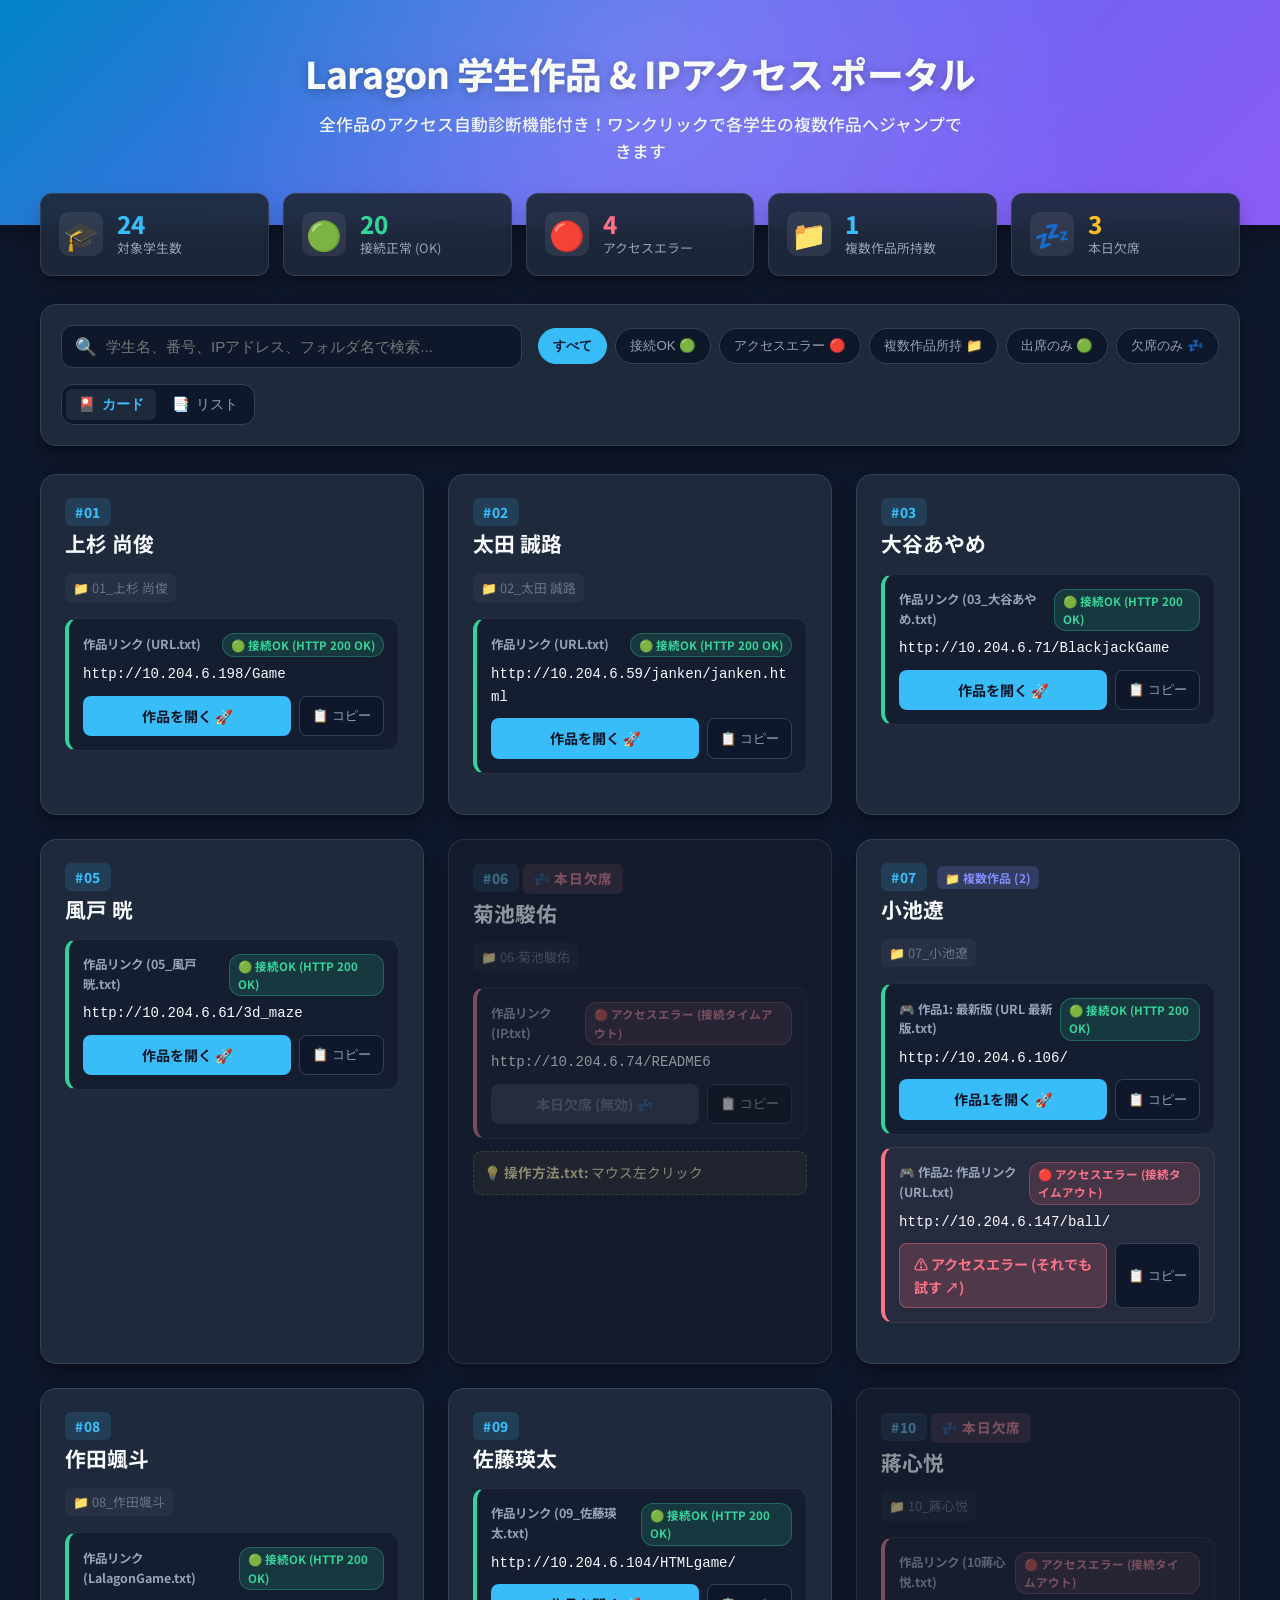
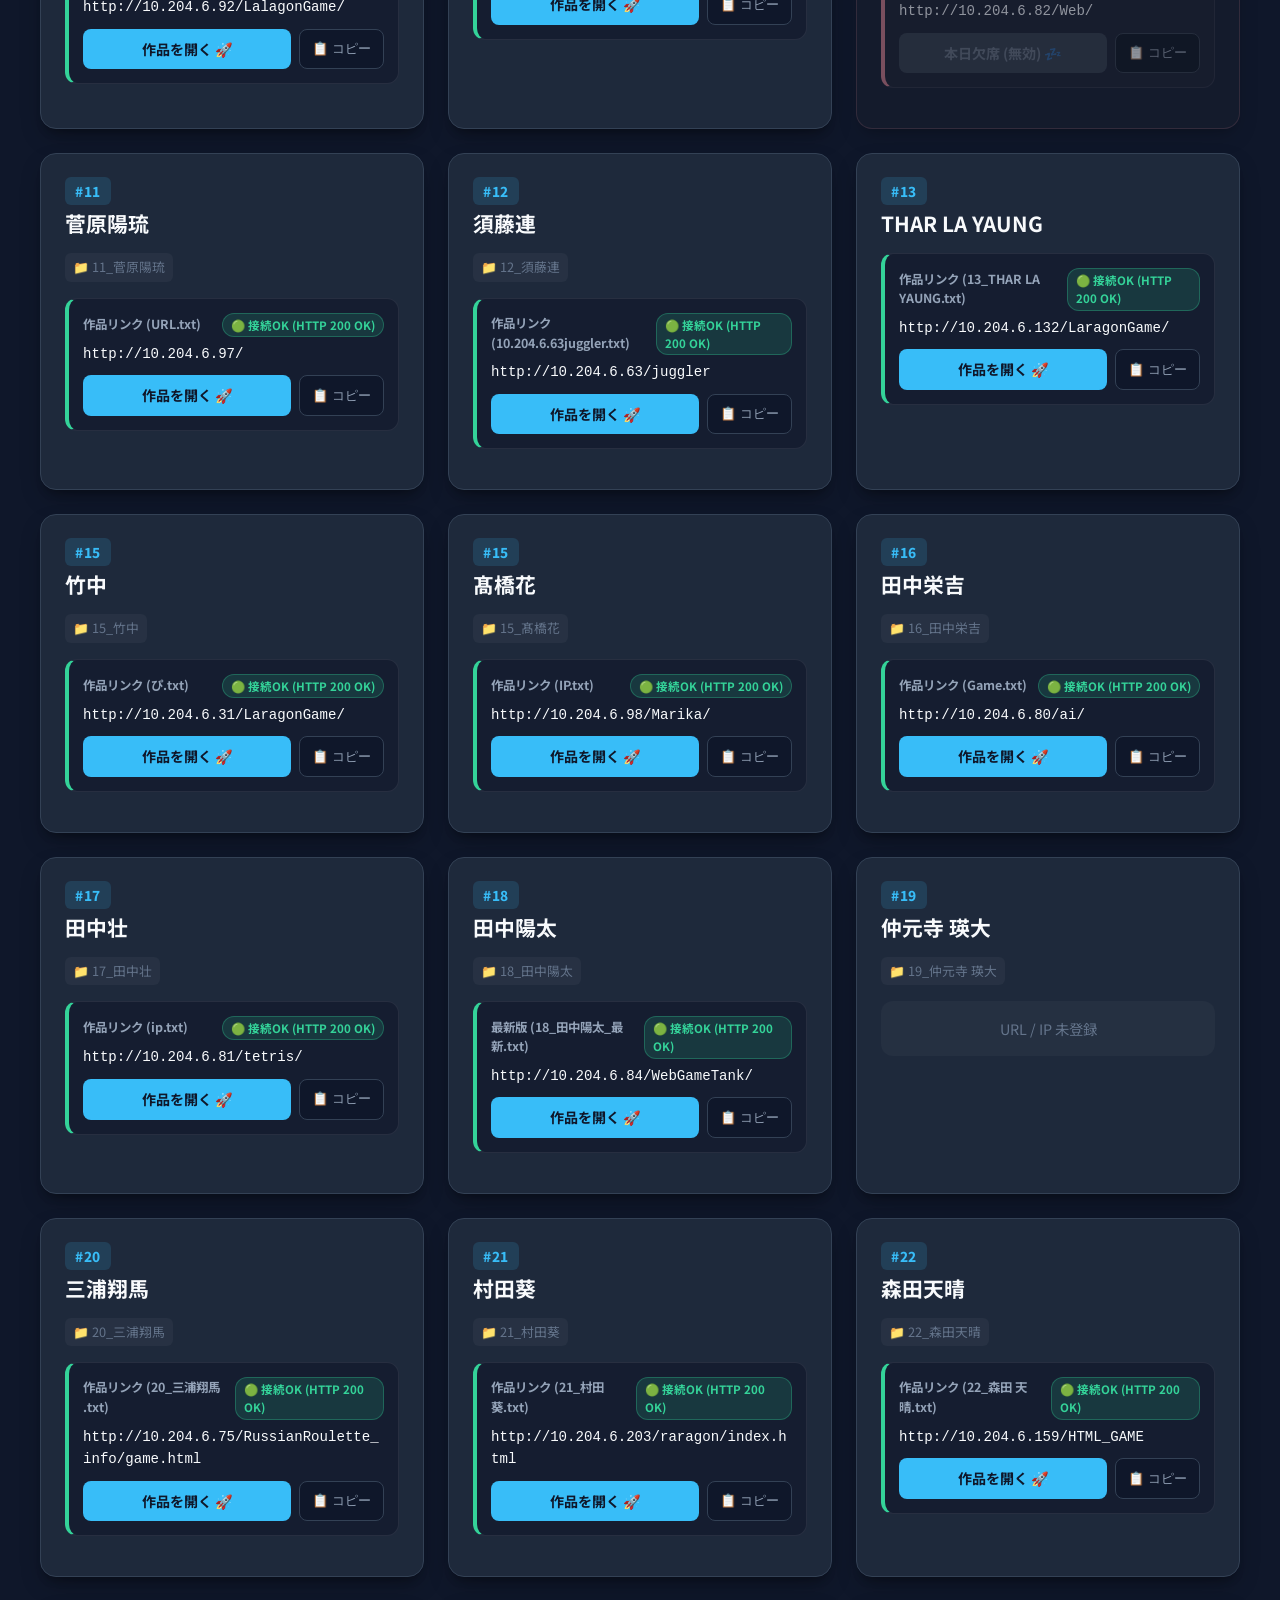
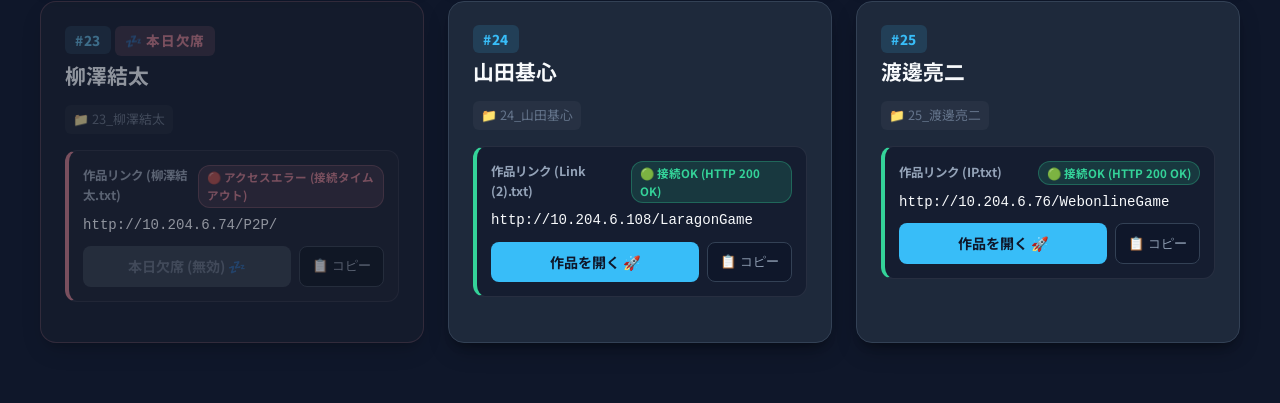
<file: index.html>
<!DOCTYPE html>
<html lang="ja">
<head>
    <meta charset="UTF-8">
    <meta name="viewport" content="width=device-width, initial-scale=1.0">
    <title>Laragon 学生作品一覧 & IPポータル</title>
    <link rel="preconnect" href="https://fonts.googleapis.com">
    <link rel="preconnect" href="https://fonts.gstatic.com" crossorigin>
    <link href="https://fonts.googleapis.com/css2?family=Inter:wght@400;500;600;700;800&family=Noto+Sans+JP:wght@400;500;700;800&display=swap" rel="stylesheet">
    <style>
        :root {
            --bg-main: #0f172a;
            --bg-card: #1e293b;
            --bg-card-hover: #334155;
            --border-color: #334155;
            --text-primary: #f8fafc;
            --text-secondary: #94a3b8;
            --text-muted: #64748b;
            --accent-blue: #38bdf8;
            --accent-indigo: #818cf8;
            --accent-emerald: #34d399;
            --accent-amber: #fbbf24;
            --accent-rose: #fb7185;
            --gradient-hero: linear-gradient(135deg, #0284c7 0%, #6366f1 50%, #8b5cf6 100%);
            --shadow-card: 0 10px 25px -5px rgba(0, 0, 0, 0.3), 0 8px 10px -6px rgba(0, 0, 0, 0.3);
            --radius-lg: 16px;
            --radius-md: 12px;
            --radius-sm: 8px;
        }

        * {
            box-sizing: border-box;
            margin: 0;
            padding: 0;
        }

        body {
            font-family: 'Noto Sans JP', 'Inter', -apple-system, BlinkMacSystemFont, sans-serif;
            background-color: var(--bg-main);
            color: var(--text-primary);
            line-height: 1.6;
            min-height: 100vh;
            padding-bottom: 60px;
        }

        /* Header & Hero */
        .hero {
            background: var(--gradient-hero);
            padding: 44px 24px 60px;
            text-align: center;
            position: relative;
            overflow: hidden;
            box-shadow: 0 4px 20px rgba(0, 0, 0, 0.4);
        }

        .hero::before {
            content: '';
            position: absolute;
            top: 0; left: 0; right: 0; bottom: 0;
            background: radial-gradient(circle at 50% 30%, rgba(255, 255, 255, 0.15), transparent 70%);
            pointer-events: none;
        }

        .hero-title {
            font-size: 2.3rem;
            font-weight: 800;
            letter-spacing: -0.02em;
            margin-bottom: 8px;
            text-shadow: 0 2px 10px rgba(0,0,0,0.3);
        }

        .hero-subtitle {
            font-size: 1.05rem;
            opacity: 0.95;
            font-weight: 500;
            max-width: 650px;
            margin: 0 auto;
        }

        /* Stats Bar */
        .stats-container {
            max-width: 1240px;
            margin: -32px auto 28px;
            padding: 0 20px;
            position: relative;
            z-index: 10;
        }

        .stats-grid {
            display: grid;
            grid-template-columns: repeat(auto-fit, minmax(180px, 1fr));
            gap: 14px;
        }

        .stat-card {
            background: rgba(30, 41, 59, 0.92);
            backdrop-filter: blur(12px);
            border: 1px solid rgba(255, 255, 255, 0.1);
            border-radius: var(--radius-md);
            padding: 16px 18px;
            box-shadow: var(--shadow-card);
            display: flex;
            align-items: center;
            gap: 14px;
        }

        .stat-icon {
            font-size: 1.8rem;
            background: rgba(255, 255, 255, 0.08);
            width: 44px;
            height: 44px;
            border-radius: 10px;
            display: flex;
            align-items: center;
            justify-content: center;
        }

        .stat-val {
            font-size: 1.5rem;
            font-weight: 800;
            color: var(--accent-blue);
            line-height: 1.2;
        }

        .stat-lbl {
            font-size: 0.8rem;
            color: var(--text-secondary);
        }

        /* Main Container */
        .container {
            max-width: 1240px;
            margin: 0 auto;
            padding: 0 20px;
        }

        /* Controls Section (Search & Filter) */
        .controls-bar {
            background: var(--bg-card);
            border: 1px solid var(--border-color);
            border-radius: var(--radius-lg);
            padding: 20px;
            margin-bottom: 28px;
            display: flex;
            flex-wrap: wrap;
            gap: 16px;
            align-items: center;
            justify-content: space-between;
            box-shadow: var(--shadow-card);
        }

        .search-box {
            position: relative;
            flex: 1;
            min-width: 280px;
        }

        .search-box input {
            width: 100%;
            padding: 12px 16px 12px 44px;
            background: var(--bg-main);
            border: 1px solid var(--border-color);
            border-radius: var(--radius-md);
            color: var(--text-primary);
            font-size: 0.95rem;
            outline: none;
            transition: border-color 0.2s, box-shadow 0.2s;
        }

        .search-box input:focus {
            border-color: var(--accent-blue);
            box-shadow: 0 0 0 3px rgba(56, 189, 248, 0.2);
        }

        .search-icon {
            position: absolute;
            left: 14px;
            top: 50%;
            transform: translateY(-50%);
            font-size: 1.1rem;
            color: var(--text-muted);
        }

        .filter-tags {
            display: flex;
            gap: 8px;
            flex-wrap: wrap;
        }

        .tag-btn {
            background: var(--bg-main);
            border: 1px solid var(--border-color);
            color: var(--text-secondary);
            padding: 8px 14px;
            border-radius: 20px;
            font-size: 0.83rem;
            font-weight: 500;
            cursor: pointer;
            transition: all 0.2s;
        }

        .tag-btn:hover, .tag-btn.active {
            background: var(--accent-blue);
            color: #0f172a;
            border-color: var(--accent-blue);
            font-weight: 700;
        }

        .view-switcher {
            display: flex;
            background: var(--bg-main);
            border: 1px solid var(--border-color);
            border-radius: var(--radius-md);
            padding: 4px;
            gap: 4px;
        }

        .view-btn {
            background: transparent;
            border: none;
            color: var(--text-secondary);
            padding: 6px 12px;
            border-radius: 6px;
            cursor: pointer;
            font-size: 0.88rem;
            display: flex;
            align-items: center;
            gap: 6px;
            transition: all 0.2s;
        }

        .view-btn.active {
            background: var(--bg-card);
            color: var(--accent-blue);
            font-weight: 600;
        }

        /* Cards Grid */
        .grid-view {
            display: grid;
            grid-template-columns: repeat(auto-fill, minmax(350px, 1fr));
            gap: 24px;
        }

        .student-card {
            background: var(--bg-card);
            border: 1px solid var(--border-color);
            border-radius: var(--radius-lg);
            padding: 24px;
            display: flex;
            flex-direction: column;
            justify-content: space-between;
            transition: transform 0.25s ease, box-shadow 0.25s ease, border-color 0.25s ease, opacity 0.25s ease;
            box-shadow: var(--shadow-card);
            position: relative;
        }

        .student-card:hover {
            transform: translateY(-4px);
            border-color: var(--accent-blue);
            box-shadow: 0 16px 30px -10px rgba(56, 189, 248, 0.25);
        }

        /* Absent (Disabled) Card Style */
        .student-card.absent {
            opacity: 0.55;
            background: rgba(30, 41, 59, 0.5);
            border-color: rgba(251, 113, 133, 0.3);
            filter: grayscale(40%);
        }

        .student-card.absent:hover {
            transform: none;
            box-shadow: var(--shadow-card);
            border-color: rgba(251, 113, 133, 0.5);
        }

        .card-header {
            display: flex;
            justify-content: space-between;
            align-items: flex-start;
            margin-bottom: 12px;
        }

        .student-badge {
            background: rgba(56, 189, 248, 0.15);
            color: var(--accent-blue);
            font-weight: 800;
            font-size: 0.85rem;
            padding: 4px 10px;
            border-radius: 6px;
            letter-spacing: 0.05em;
        }

        .multi-badge {
            background: rgba(129, 140, 248, 0.2);
            color: var(--accent-indigo);
            font-weight: 700;
            font-size: 0.75rem;
            padding: 3px 8px;
            border-radius: 6px;
            margin-left: 6px;
        }

        .absent-badge {
            background: rgba(251, 113, 133, 0.2);
            color: var(--accent-rose);
            font-weight: 800;
            font-size: 0.85rem;
            padding: 4px 10px;
            border-radius: 6px;
            letter-spacing: 0.05em;
            display: inline-flex;
            align-items: center;
            gap: 4px;
        }

        .student-name {
            font-size: 1.3rem;
            font-weight: 700;
            color: var(--text-primary);
            line-height: 1.3;
        }

        .folder-badge {
            display: inline-flex;
            align-items: center;
            gap: 6px;
            font-size: 0.8rem;
            color: var(--text-muted);
            background: rgba(255, 255, 255, 0.04);
            padding: 4px 8px;
            border-radius: 6px;
            margin-top: 4px;
            word-break: break-all;
        }

        .card-body {
            margin: 16px 0;
            flex-grow: 1;
        }

        /* URL Item Box */
        .url-item {
            background: rgba(15, 23, 42, 0.6);
            border: 1px solid rgba(255, 255, 255, 0.08);
            border-radius: var(--radius-md);
            padding: 14px;
            margin-bottom: 12px;
            transition: border-color 0.2s;
        }

        .url-item.health-online {
            border-left: 4px solid var(--accent-emerald);
        }

        .url-item.health-error {
            border-left: 4px solid var(--accent-rose);
            background: rgba(251, 113, 133, 0.04);
        }

        .url-item-header {
            display: flex;
            justify-content: space-between;
            align-items: center;
            margin-bottom: 6px;
        }

        .url-label {
            font-size: 0.78rem;
            font-weight: 700;
            color: var(--text-secondary);
            display: flex;
            align-items: center;
            gap: 6px;
        }

        /* Health status badge */
        .health-badge {
            font-size: 0.72rem;
            font-weight: 700;
            padding: 2px 8px;
            border-radius: 12px;
            display: inline-flex;
            align-items: center;
            gap: 4px;
        }

        .health-badge.online {
            background: rgba(52, 211, 153, 0.15);
            color: var(--accent-emerald);
            border: 1px solid rgba(52, 211, 153, 0.3);
        }

        .health-badge.error {
            background: rgba(251, 113, 133, 0.15);
            color: var(--accent-rose);
            border: 1px solid rgba(251, 113, 133, 0.3);
        }

        .url-text {
            font-family: monospace;
            font-size: 0.88rem;
            color: var(--text-primary);
            word-break: break-all;
            margin-bottom: 10px;
        }

        .url-actions {
            display: flex;
            gap: 8px;
        }

        .btn-launch-single {
            display: inline-flex;
            align-items: center;
            justify-content: center;
            gap: 6px;
            flex: 1;
            padding: 9px 14px;
            background: var(--accent-blue);
            color: #0f172a;
            font-weight: 700;
            font-size: 0.88rem;
            border-radius: var(--radius-sm);
            text-decoration: none;
            transition: all 0.2s ease;
        }

        .btn-launch-single:hover {
            filter: brightness(1.15);
            transform: translateY(-1px);
        }

        .btn-launch-single.warning {
            background: rgba(251, 113, 133, 0.2);
            color: var(--accent-rose);
            border: 1px solid rgba(251, 113, 133, 0.4);
        }

        .btn-launch-single.warning:hover {
            background: var(--accent-rose);
            color: #ffffff;
        }

        .btn-launch-single.disabled {
            background: #334155 !important;
            color: #64748b !important;
            cursor: not-allowed;
            pointer-events: none;
        }

        .btn-copy-small {
            display: inline-flex;
            align-items: center;
            justify-content: center;
            background: var(--bg-main);
            border: 1px solid var(--border-color);
            color: var(--text-secondary);
            padding: 8px 12px;
            border-radius: var(--radius-sm);
            font-size: 0.82rem;
            cursor: pointer;
            transition: all 0.2s;
        }

        .btn-copy-small:hover {
            background: var(--bg-card-hover);
            color: var(--text-primary);
            border-color: var(--accent-blue);
        }

        .notes-box {
            background: rgba(251, 191, 36, 0.1);
            border: 1px dashed rgba(251, 191, 36, 0.3);
            border-radius: var(--radius-sm);
            padding: 10px;
            font-size: 0.85rem;
            color: #fde68a;
            margin-top: 10px;
        }

        .no-url-badge {
            text-align: center;
            padding: 16px;
            background: rgba(255, 255, 255, 0.03);
            border-radius: var(--radius-md);
            color: var(--text-muted);
            font-size: 0.9rem;
        }

        /* Table View */
        .table-view {
            display: none;
            background: var(--bg-card);
            border: 1px solid var(--border-color);
            border-radius: var(--radius-lg);
            overflow: hidden;
            box-shadow: var(--shadow-card);
        }

        .student-table {
            width: 100%;
            border-collapse: collapse;
            text-align: left;
        }

        .student-table th {
            background: rgba(15, 23, 42, 0.8);
            padding: 16px 20px;
            font-size: 0.85rem;
            color: var(--text-secondary);
            font-weight: 700;
            border-bottom: 1px solid var(--border-color);
        }

        .student-table td {
            padding: 16px 20px;
            border-bottom: 1px solid rgba(255, 255, 255, 0.05);
            font-size: 0.93rem;
            vertical-align: middle;
        }

        .student-table tr.absent-row {
            opacity: 0.5;
            background: rgba(251, 113, 133, 0.03);
        }

        .student-table tr:hover {
            background: rgba(255, 255, 255, 0.02);
        }

        /* Toast notification */
        .toast {
            position: fixed;
            bottom: 24px;
            right: 24px;
            background: var(--accent-emerald);
            color: #0f172a;
            font-weight: 700;
            padding: 12px 24px;
            border-radius: var(--radius-md);
            box-shadow: 0 10px 25px rgba(0, 0, 0, 0.4);
            transform: translateY(100px);
            opacity: 0;
            transition: all 0.3s ease;
            z-index: 1000;
        }

        .toast.show {
            transform: translateY(0);
            opacity: 1;
        }

        .empty-state {
            grid-column: 1 / -1;
            text-align: center;
            padding: 60px 20px;
            color: var(--text-muted);
        }

        .empty-state-icon {
            font-size: 3rem;
            margin-bottom: 12px;
        }
    </style>
</head>
<body>

    <!-- Hero Header -->
    <header class="hero">
        <h1 class="hero-title">Laragon 学生作品 & IPアクセス ポータル</h1>
        <p class="hero-subtitle">全作品のアクセス自動診断機能付き！ワンクリックで各学生の複数作品へジャンプできます</p>
    </header>

    <!-- Stats Bar -->
    <div class="stats-container">
        <div class="stats-grid">
            <div class="stat-card">
                <div class="stat-icon">🎓</div>
                <div>
                    <div class="stat-val" id="statTotal">0</div>
                    <div class="stat-lbl">対象学生数</div>
                </div>
            </div>
            <div class="stat-card">
                <div class="stat-icon">🟢</div>
                <div>
                    <div class="stat-val" id="statOnline" style="color: var(--accent-emerald);">0</div>
                    <div class="stat-lbl">接続正常 (OK)</div>
                </div>
            </div>
            <div class="stat-card">
                <div class="stat-icon">🔴</div>
                <div>
                    <div class="stat-val" id="statError" style="color: var(--accent-rose);">0</div>
                    <div class="stat-lbl">アクセスエラー</div>
                </div>
            </div>
            <div class="stat-card">
                <div class="stat-icon">📁</div>
                <div>
                    <div class="stat-val" id="statMulti">0</div>
                    <div class="stat-lbl">複数作品所持数</div>
                </div>
            </div>
            <div class="stat-card">
                <div class="stat-icon">💤</div>
                <div>
                    <div class="stat-val" id="statAbsent" style="color: var(--accent-amber);">0</div>
                    <div class="stat-lbl">本日欠席</div>
                </div>
            </div>
        </div>
    </div>

    <!-- Main Content Container -->
    <main class="container">
        
        <!-- Controls Bar -->
        <div class="controls-bar">
            <!-- Search Box -->
            <div class="search-box">
                <span class="search-icon">🔍</span>
                <input type="text" id="searchInput" placeholder="学生名、番号、IPアドレス、フォルダ名で検索..." oninput="filterData()">
            </div>

            <!-- Filter Tags -->
            <div class="filter-tags">
                <button class="tag-btn active" onclick="setFilter('all', this)">すべて</button>
                <button class="tag-btn" onclick="setFilter('online', this)">接続OK 🟢</button>
                <button class="tag-btn" onclick="setFilter('error', this)">アクセスエラー 🔴</button>
                <button class="tag-btn" onclick="setFilter('multi', this)">複数作品所持 📁</button>
                <button class="tag-btn" onclick="setFilter('present', this)">出席のみ 🟢</button>
                <button class="tag-btn" onclick="setFilter('absent', this)">欠席のみ 💤</button>
            </div>

            <!-- View Switcher -->
            <div class="view-switcher">
                <button class="view-btn active" id="btnGridView" onclick="switchView('grid')">
                    <span>🎴</span> カード
                </button>
                <button class="view-btn" id="btnTableView" onclick="switchView('table')">
                    <span>📑</span> リスト
                </button>
            </div>
        </div>

        <!-- Cards View -->
        <div id="gridView" class="grid-view"></div>

        <!-- Table View -->
        <div id="tableView" class="table-view">
            <table class="student-table">
                <thead>
                    <tr>
                        <th style="width: 70px;">番号</th>
                        <th style="width: 160px;">氏名</th>
                        <th style="width: 150px;">フォルダ情報</th>
                        <th>作品URL & 疎通診断</th>
                        <th style="width: 140px;">備考</th>
                        <th style="width: 180px; text-align: center;">アクション</th>
                    </tr>
                </thead>
                <tbody id="tableBody"></tbody>
            </table>
        </div>

    </main>

    <!-- Toast Notification -->
    <div id="toast" class="toast">クリップボードにコピーしました！</div>

    <script>
        const rawStudentsData = [{"id": "01_上杉 尚俊", "num": "01", "name": "上杉 尚俊", "folder_name": "01_上杉 尚俊", "folders": ["01_上杉 尚俊"], "urls": [{"label": "作品リンク (URL.txt)", "url": "http://10.204.6.198/Game", "source_file": "URL.txt", "is_latest": false, "health": {"status": "online", "code": 200, "msg": "HTTP 200 OK"}}], "notes": [], "local_files": [], "is_absent": false}, {"id": "02_太田 誠路", "num": "02", "name": "太田 誠路", "folder_name": "02_太田 誠路", "folders": ["02_太田 誠路"], "urls": [{"label": "作品リンク (URL.txt)", "url": "http://10.204.6.59/janken/janken.html", "source_file": "URL.txt", "is_latest": false, "health": {"status": "online", "code": 200, "msg": "HTTP 200 OK"}}], "notes": [], "local_files": [], "is_absent": false}, {"id": "03_大谷あやめ", "num": "03", "name": "大谷あやめ", "folder_name": "", "folders": [], "urls": [{"label": "作品リンク (03_大谷あやめ.txt)", "url": "http://10.204.6.71/BlackjackGame", "source_file": "03_大谷あやめ.txt", "is_latest": false, "health": {"status": "online", "code": 200, "msg": "HTTP 200 OK"}}], "notes": [], "local_files": [], "is_absent": false}, {"id": "05_風戸 晄", "num": "05", "name": "風戸 晄", "folder_name": "", "folders": [], "urls": [{"label": "作品リンク (05_風戸 晄.txt)", "url": "http://10.204.6.61/3d_maze", "source_file": "05_風戸 晄.txt", "is_latest": false, "health": {"status": "online", "code": 200, "msg": "HTTP 200 OK"}}], "notes": [], "local_files": [], "is_absent": false}, {"id": "06_菊池駿佑", "num": "06", "name": "菊池駿佑", "folder_name": "06-菊池駿佑", "folders": ["06-菊池駿佑"], "urls": [{"label": "作品リンク (IP.txt)", "url": "http://10.204.6.74/README6", "source_file": "IP.txt", "is_latest": false, "health": {"status": "error", "code": 0, "msg": "接続タイムアウト"}}], "notes": [{"title": "操作方法.txt", "content": "マウス左クリック"}], "local_files": [], "is_absent": true}, {"id": "07_小池遼", "num": "07", "name": "小池遼", "folder_name": "07_小池遼", "folders": ["07_小池遼"], "urls": [{"label": "最新版 (URL 最新版.txt)", "url": "http://10.204.6.106/", "source_file": "URL 最新版.txt", "is_latest": true, "health": {"status": "online", "code": 200, "msg": "HTTP 200 OK"}}, {"label": "作品リンク (URL.txt)", "url": "http://10.204.6.147/ball/", "source_file": "URL.txt", "is_latest": false, "health": {"status": "error", "code": 0, "msg": "接続タイムアウト"}}], "notes": [], "local_files": [], "is_absent": false}, {"id": "08_作田颯斗", "num": "08", "name": "作田颯斗", "folder_name": "08_作田颯斗", "folders": ["08_作田颯斗"], "urls": [{"label": "作品リンク (LalagonGame.txt)", "url": "http://10.204.6.92/LalagonGame/", "source_file": "LalagonGame.txt", "is_latest": false, "health": {"status": "online", "code": 200, "msg": "HTTP 200 OK"}}], "notes": [], "local_files": [], "is_absent": false}, {"id": "09_佐藤瑛太", "num": "09", "name": "佐藤瑛太", "folder_name": "", "folders": [], "urls": [{"label": "作品リンク (09_佐藤瑛太.txt)", "url": "http://10.204.6.104/HTMLgame/", "source_file": "09_佐藤瑛太.txt", "is_latest": false, "health": {"status": "online", "code": 200, "msg": "HTTP 200 OK"}}], "notes": [], "local_files": [], "is_absent": false}, {"id": "10_蔣心悦", "num": "10", "name": "蔣心悦", "folder_name": "10_蔣心悦", "folders": ["10_蔣心悦"], "urls": [{"label": "作品リンク (10蔣心悦.txt)", "url": "http://10.204.6.82/Web/", "source_file": "10蔣心悦.txt", "is_latest": false, "health": {"status": "error", "code": 0, "msg": "接続タイムアウト"}}], "notes": [], "local_files": [], "is_absent": true}, {"id": "11_菅原陽琉", "num": "11", "name": "菅原陽琉", "folder_name": "11_菅原陽琉", "folders": ["11_菅原陽琉"], "urls": [{"label": "作品リンク (URL.txt)", "url": "http://10.204.6.97/", "source_file": "URL.txt", "is_latest": false, "health": {"status": "online", "code": 200, "msg": "HTTP 200 OK"}}], "notes": [], "local_files": [], "is_absent": false}, {"id": "12_須藤連", "num": "12", "name": "須藤連", "folder_name": "12_須藤連", "folders": ["12_須藤連"], "urls": [{"label": "作品リンク (10.204.6.63juggler.txt)", "url": "http://10.204.6.63/juggler", "source_file": "10.204.6.63juggler.txt", "is_latest": false, "health": {"status": "online", "code": 200, "msg": "HTTP 200 OK"}}], "notes": [], "local_files": [], "is_absent": false}, {"id": "13_THAR LA YAUNG", "num": "13", "name": "THAR LA YAUNG", "folder_name": "", "folders": [], "urls": [{"label": "作品リンク (13_THAR LA YAUNG.txt)", "url": "http://10.204.6.132/LaragonGame/", "source_file": "13_THAR LA YAUNG.txt", "is_latest": false, "health": {"status": "online", "code": 200, "msg": "HTTP 200 OK"}}], "notes": [], "local_files": [], "is_absent": false}, {"id": "15_竹中", "num": "15", "name": "竹中", "folder_name": "15_竹中", "folders": ["15_竹中"], "urls": [{"label": "作品リンク (ぴ.txt)", "url": "http://10.204.6.31/LaragonGame/", "source_file": "ぴ.txt", "is_latest": false, "health": {"status": "online", "code": 200, "msg": "HTTP 200 OK"}}], "notes": [], "local_files": [], "is_absent": false}, {"id": "15_髙橋花", "num": "15", "name": "髙橋花", "folder_name": "15_髙橋花", "folders": ["15_髙橋花"], "urls": [{"label": "作品リンク (IP.txt)", "url": "http://10.204.6.98/Marika/", "source_file": "IP.txt", "is_latest": false, "health": {"status": "online", "code": 200, "msg": "HTTP 200 OK"}}], "notes": [], "local_files": [], "is_absent": false}, {"id": "16_田中栄吉", "num": "16", "name": "田中栄吉", "folder_name": "16_田中栄吉", "folders": ["16_田中栄吉"], "urls": [{"label": "作品リンク (Game.txt)", "url": "http://10.204.6.80/ai/", "source_file": "Game.txt", "is_latest": false, "health": {"status": "online", "code": 200, "msg": "HTTP 200 OK"}}], "notes": [], "local_files": [], "is_absent": false}, {"id": "17_田中壮", "num": "17", "name": "田中壮", "folder_name": "17_田中壮", "folders": ["17_田中壮"], "urls": [{"label": "作品リンク (ip.txt)", "url": "http://10.204.6.81/tetris/", "source_file": "ip.txt", "is_latest": false, "health": {"status": "online", "code": 200, "msg": "HTTP 200 OK"}}], "notes": [], "local_files": [], "is_absent": false}, {"id": "18_田中陽太", "num": "18", "name": "田中陽太", "folder_name": "18_田中陽太", "folders": ["18_田中陽太"], "urls": [{"label": "最新版 (18_田中陽太_最新.txt)", "url": "http://10.204.6.84/WebGameTank/", "source_file": "18_田中陽太_最新.txt", "is_latest": true, "health": {"status": "online", "code": 200, "msg": "HTTP 200 OK"}}], "notes": [], "local_files": [], "is_absent": false}, {"id": "19_仲元寺 瑛大", "num": "19", "name": "仲元寺 瑛大", "folder_name": "19_仲元寺 瑛大", "folders": ["19_仲元寺 瑛大"], "urls": [], "notes": [], "local_files": [], "is_absent": false}, {"id": "20_三浦翔馬", "num": "20", "name": "三浦翔馬", "folder_name": "20_三浦翔馬", "folders": ["20_三浦翔馬"], "urls": [{"label": "作品リンク (20_三浦翔馬 .txt)", "url": "http://10.204.6.75/RussianRoulette_info/game.html", "source_file": "20_三浦翔馬 .txt", "is_latest": false, "health": {"status": "online", "code": 200, "msg": "HTTP 200 OK"}}], "notes": [], "local_files": [], "is_absent": false}, {"id": "21_村田葵", "num": "21", "name": "村田葵", "folder_name": "21_村田葵", "folders": ["21_村田葵"], "urls": [{"label": "作品リンク (21_村田葵.txt)", "url": "http://10.204.6.203/raragon/index.html", "source_file": "21_村田葵.txt", "is_latest": false, "health": {"status": "online", "code": 200, "msg": "HTTP 200 OK"}}], "notes": [], "local_files": [], "is_absent": false}, {"id": "22_森田天晴", "num": "22", "name": "森田天晴", "folder_name": "22_森田天晴", "folders": ["22_森田天晴"], "urls": [{"label": "作品リンク (22_森田 天晴.txt)", "url": "http://10.204.6.159/HTML_GAME", "source_file": "22_森田 天晴.txt", "is_latest": false, "health": {"status": "online", "code": 200, "msg": "HTTP 200 OK"}}], "notes": [], "local_files": [], "is_absent": false}, {"id": "23_柳澤結太", "num": "23", "name": "柳澤結太", "folder_name": "23_柳澤結太", "folders": ["23_柳澤結太"], "urls": [{"label": "作品リンク (柳澤結太.txt)", "url": "http://10.204.6.74/P2P/", "source_file": "柳澤結太.txt", "is_latest": false, "health": {"status": "error", "code": 0, "msg": "接続タイムアウト"}}], "notes": [], "local_files": ["P2P\\index.html"], "is_absent": true}, {"id": "24_山田基心", "num": "24", "name": "山田基心", "folder_name": "24_山田基心", "folders": ["24_山田基心"], "urls": [{"label": "作品リンク (Link (2).txt)", "url": "http://10.204.6.108/LaragonGame", "source_file": "Link (2).txt", "is_latest": false, "health": {"status": "online", "code": 200, "msg": "HTTP 200 OK"}}], "notes": [], "local_files": [], "is_absent": false}, {"id": "25_渡邊亮二", "num": "25", "name": "渡邊亮二", "folder_name": "25_渡邊亮二", "folders": ["25_渡邊亮二"], "urls": [{"label": "作品リンク (IP.txt)", "url": "http://10.204.6.76/WebonlineGame", "source_file": "IP.txt", "is_latest": false, "health": {"status": "online", "code": 200, "msg": "HTTP 200 OK"}}], "notes": [], "local_files": [], "is_absent": false}];

        let currentFilter = 'all';

        function initStats() {
            const total = rawStudentsData.length;
            let absentCount = 0;
            let onlineCount = 0;
            let errorCount = 0;
            let multiCount = 0;

            rawStudentsData.forEach(st => {
                if (st.is_absent) absentCount++;
                if (st.urls.length > 1) multiCount++;

                st.urls.forEach(u => {
                    if (u.health && u.health.status === 'online') onlineCount++;
                    else errorCount++;
                });
            });

            document.getElementById('statTotal').textContent = total;
            document.getElementById('statOnline').textContent = onlineCount;
            document.getElementById('statError').textContent = errorCount;
            document.getElementById('statMulti').textContent = multiCount;
            document.getElementById('statAbsent').textContent = absentCount;
        }

        function copyToClipboard(text) {
            navigator.clipboard.writeText(text).then(() => {
                showToast("URLをコピーしました！");
            }).catch(err => {
                showToast("コピーに失敗しました");
            });
        }

        function showToast(msg) {
            const toast = document.getElementById('toast');
            toast.textContent = msg;
            toast.classList.add('show');
            setTimeout(() => toast.classList.remove('show'), 2500);
        }

        function renderGrid(data) {
            const container = document.getElementById('gridView');
            if (data.length === 0) {
                container.innerHTML = `
                    <div class="empty-state">
                        <div class="empty-state-icon">🔍</div>
                        <h3>該当する作品が見つかりませんでした</h3>
                        <p>条件を変更して検索してください</p>
                    </div>
                `;
                return;
            }

            let html = '';
            data.forEach(st => {
                const isMulti = st.urls.length > 1;

                html += `
                    <div class="student-card ${st.is_absent ? 'absent' : ''}">
                        <div>
                            <div class="card-header">
                                <div>
                                    <span class="student-badge">#${st.num || '---'}</span>
                                    ${isMulti ? `<span class="multi-badge">📁 複数作品 (${st.urls.length})</span>` : ''}
                                    ${st.is_absent ? '<span class="absent-badge">💤 本日欠席</span>' : ''}
                                    <h2 class="student-name" style="margin-top: 6px;">${escapeHtml(st.name)}</h2>
                                </div>
                            </div>
                            
                            ${st.folder_name ? `<div class="folder-badge">📁 ${escapeHtml(st.folder_name)}</div>` : ''}

                            <div class="card-body">
                                ${st.urls.length > 0 ? st.urls.map((u, idx) => {
                                    const isOnline = u.health && u.health.status === 'online';
                                    const healthMsg = u.health ? u.health.msg : '未確認';

                                    return `
                                        <div class="url-item ${isOnline ? 'health-online' : 'health-error'}">
                                            <div class="url-item-header">
                                                <span class="url-label">
                                                    ${isMulti ? `🎮 作品${idx + 1}: ` : ''}${escapeHtml(u.label)}
                                                </span>
                                                <span class="health-badge ${isOnline ? 'online' : 'error'}">
                                                    ${isOnline ? '🟢 接続OK' : '🔴 アクセスエラー'} (${escapeHtml(healthMsg)})
                                                </span>
                                            </div>
                                            <div class="url-text">${escapeHtml(u.url)}</div>

                                            <div class="url-actions">
                                                ${st.is_absent ? `
                                                    <a href="javascript:void(0)" class="btn-launch-single disabled">
                                                        本日欠席 (無効) 💤
                                                    </a>
                                                ` : isOnline ? `
                                                    <a href="${escapeHtml(u.url)}" target="_blank" class="btn-launch-single">
                                                        ${isMulti ? `作品${idx + 1}を開く 🚀` : '作品を開く 🚀'}
                                                    </a>
                                                ` : `
                                                    <a href="${escapeHtml(u.url)}" target="_blank" class="btn-launch-single warning">
                                                        ⚠️ アクセスエラー (それでも試す ↗️)
                                                    </a>
                                                `}
                                                <button class="btn-copy-small" onclick="copyToClipboard('${escapeHtml(u.url)}')" title="URLをコピー">
                                                    📋 コピー
                                                </button>
                                            </div>
                                        </div>
                                    `;
                                }).join('') : `
                                    <div class="no-url-badge">URL / IP 未登録</div>
                                `}

                                ${st.notes.map(n => `
                                    <div class="notes-box">
                                        <strong>💡 ${escapeHtml(n.title)}:</strong> ${escapeHtml(n.content)}
                                    </div>
                                `).join('')}
                            </div>
                        </div>
                    </div>
                `;
            });

            container.innerHTML = html;
        }

        function renderTable(data) {
            const tbody = document.getElementById('tableBody');
            if (data.length === 0) {
                tbody.innerHTML = `<tr><td colspan="6" style="text-align: center; padding: 40px; color: var(--text-muted);">該当するデータがありません</td></tr>`;
                return;
            }

            let html = '';
            data.forEach(st => {
                html += `
                    <tr class="${st.is_absent ? 'absent-row' : ''}">
                        <td><span class="student-badge">#${st.num || '--'}</span></td>
                        <td style="font-weight: 700; color: var(--text-primary);">
                            ${escapeHtml(st.name)}
                            ${st.is_absent ? '<span class="absent-badge" style="font-size: 0.7rem; padding: 2px 6px; margin-left: 4px;">欠席</span>' : ''}
                        </td>
                        <td><span style="font-size: 0.85rem; color: var(--text-secondary);">${escapeHtml(st.folder_name || '---')}</span></td>
                        <td>
                            ${st.urls.map((u, idx) => {
                                const isOnline = u.health && u.health.status === 'online';
                                const healthMsg = u.health ? u.health.msg : '未確認';

                                return `
                                    <div style="margin-bottom: 8px;">
                                        <div style="display: flex; align-items: center; gap: 8px;">
                                            <span class="health-badge ${isOnline ? 'online' : 'error'}" style="font-size: 0.68rem; padding: 1px 6px;">
                                                ${isOnline ? '🟢 OK' : '🔴 ERROR'}
                                            </span>
                                            ${!st.is_absent ? `
                                                <a href="${escapeHtml(u.url)}" target="_blank" style="color: var(--accent-blue); text-decoration: none; font-family: monospace; font-weight: bold;">
                                                    ${escapeHtml(u.url)}
                                                </a>
                                            ` : `
                                                <span style="color: var(--text-muted); font-family: monospace; text-decoration: line-through;">${escapeHtml(u.url)}</span>
                                            `}
                                            <span style="font-size: 0.75rem; color: var(--text-muted);">(${escapeHtml(u.label)} - ${escapeHtml(healthMsg)})</span>
                                        </div>
                                    </div>
                                `;
                            }).join('') || '<span style="color: var(--text-muted);">未登録</span>'}
                        </td>
                        <td style="font-size: 0.85rem; color: var(--accent-amber);">
                            ${st.notes.map(n => `<div>💡 ${escapeHtml(n.content)}</div>`).join('')}
                        </td>
                        <td style="text-align: center;">
                            ${st.is_absent ? `
                                <span style="font-size: 0.8rem; color: var(--accent-rose); font-weight: bold;">💤 本日欠席</span>
                            ` : st.urls.length > 0 ? st.urls.map((u, idx) => {
                                const isOnline = u.health && u.health.status === 'online';
                                return `
                                    <a href="${escapeHtml(u.url)}" target="_blank" style="display: inline-block; margin: 2px; padding: 5px 10px; background: ${isOnline ? 'var(--accent-blue)' : 'rgba(251, 113, 133, 0.2)'}; color: ${isOnline ? '#0f172a' : 'var(--accent-rose)'}; border-radius: 6px; font-weight: 700; text-decoration: none; font-size: 0.78rem;">
                                        ${st.urls.length > 1 ? `作品${idx + 1} 🚀` : '開く 🚀'}
                                    </a>
                                `;
                            }).join('') : '---'}
                        </td>
                    </tr>
                `;
            });

            tbody.innerHTML = html;
        }

        function filterData() {
            const query = document.getElementById('searchInput').value.toLowerCase().trim();

            const filtered = rawStudentsData.filter(st => {
                if (currentFilter === 'present' && st.is_absent) return false;
                if (currentFilter === 'absent' && !st.is_absent) return false;
                if (currentFilter === 'multi' && st.urls.length <= 1) return false;
                if (currentFilter === 'online' && !st.urls.some(u => u.health && u.health.status === 'online')) return false;
                if (currentFilter === 'error' && !st.urls.some(u => u.health && u.health.status === 'error')) return false;

                if (!query) return true;

                const matchNum = (st.num || '').toLowerCase().includes(query);
                const matchName = (st.name || '').toLowerCase().includes(query);
                const matchFolder = (st.folder_name || '').toLowerCase().includes(query);
                const matchUrl = st.urls.some(u => u.url.toLowerCase().includes(query) || u.label.toLowerCase().includes(query));
                const matchNotes = st.notes.some(n => n.content.toLowerCase().includes(query) || n.title.toLowerCase().includes(query));

                return matchNum || matchName || matchFolder || matchUrl || matchNotes;
            });

            renderGrid(filtered);
            renderTable(filtered);
        }

        function setFilter(filterType, btnEl) {
            currentFilter = filterType;
            document.querySelectorAll('.tag-btn').forEach(b => b.classList.remove('active'));
            btnEl.classList.add('active');
            filterData();
        }

        function switchView(viewType) {
            const gridEl = document.getElementById('gridView');
            const tableEl = document.getElementById('tableView');
            const btnGrid = document.getElementById('btnGridView');
            const btnTable = document.getElementById('btnTableView');

            if (viewType === 'grid') {
                gridEl.style.display = 'grid';
                tableEl.style.display = 'none';
                btnGrid.classList.add('active');
                btnTable.classList.remove('active');
            } else {
                gridEl.style.display = 'none';
                tableEl.style.display = 'block';
                btnGrid.classList.remove('active');
                btnTable.classList.add('active');
            }
        }

        function escapeHtml(str) {
            if (!str) return '';
            return str
                .replace(/&/g, "&amp;")
                .replace(/</g, "&lt;")
                .replace(/>/g, "&gt;")
                .replace(/"/g, "&quot;")
                .replace(/'/g, "&#039;");
        }

        document.addEventListener('DOMContentLoaded', () => {
            initStats();
            filterData();
        });
    </script>
</body>
</html>
</file>
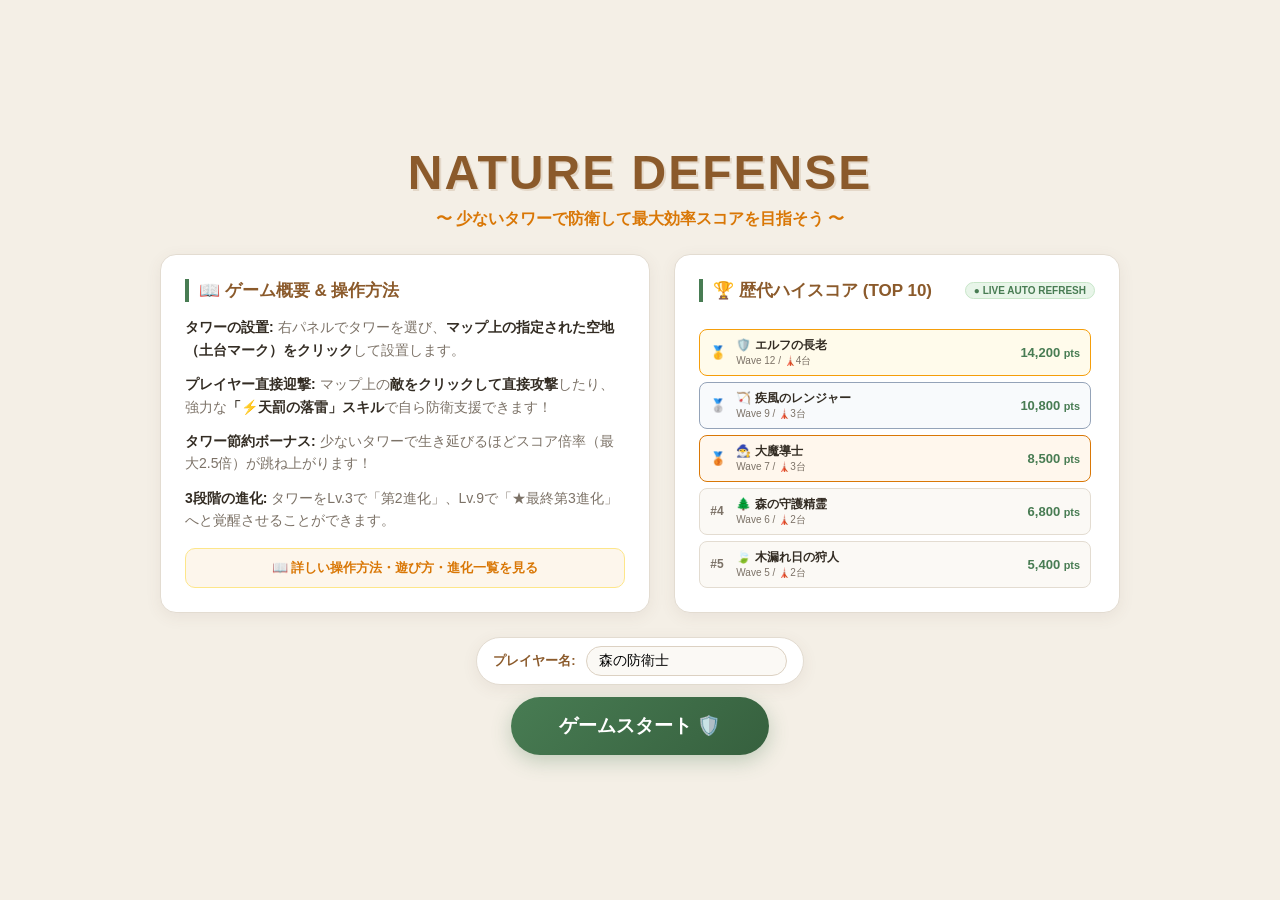
<file: 23_柳澤結太/P2P/index.html>
﻿<!DOCTYPE html>
<html lang="ja">
<head>
    <meta charset="UTF-8">
    <meta name="viewport" content="width=device-width, initial-scale=1.0">
    <title>Nature Defense - 防衛ゲーム & リアルタイムランキング</title>
    <link rel="stylesheet" href="style.css">
</head>
<body>
    <div class="app-container">

        <!-- ================= 1. タイトル画面 ================= -->
        <section id="titleScreen" class="screen">
            <div class="title-screen-content">
                <h1 class="game-title">NATURE DEFENSE</h1>
                <p class="title-tagline">〜 少ないタワーで防衛して最大効率スコアを目指そう 〜</p>

                <div class="title-main-grid">
                    <!-- ルール概要 -->
                    <div class="title-card">
                        <div>
                            <h3>📖 ゲーム概要 & 操作方法</h3>
                            <ul class="title-overview-list">
                                <li><strong>タワーの設置:</strong> 右パネルでタワーを選び、<strong>マップ上の指定された空地（土台マーク）をクリック</strong>して設置します。</li>
                                <li><strong>プレイヤー直接迎撃:</strong> マップ上の<strong>敵をクリックして直接攻撃</strong>したり、強力な<strong>「⚡天罰の落雷」スキル</strong>で自ら防衛支援できます！</li>
                                <li><strong>タワー節約ボーナス:</strong> 少ないタワーで生き延びるほどスコア倍率（最大2.5倍）が跳ね上がります！</li>
                                <li><strong>3段階の進化:</strong> タワーをLv.3で「第2進化」、Lv.9で「★最終第3進化」へと覚醒させることができます。</li>
                            </ul>
                        </div>
                        <button id="btnOpenGuideTitle" class="btn-open-guide">
                            📖 詳しい操作方法・遊び方・進化一覧を見る
                        </button>
                    </div>

                    <!-- タイトル画面リーダーボード -->
                    <div class="title-card">
                        <div class="ranking-header-row">
                            <h3>🏆 歴代ハイスコア (TOP 10)</h3>
                            <span class="live-badge">● LIVE AUTO REFRESH</span>
                        </div>
                        <div id="titleRankingList" class="ranking-list">
                            <!-- JS動的読み込み -->
                        </div>
                    </div>
                </div>

                <!-- プレイヤー名入力 & ゲームスタート -->
                <div class="title-actions">
                    <div class="title-name-input-group">
                        <label for="titlePlayerName">プレイヤー名:</label>
                        <input type="text" id="titlePlayerName" class="title-input" maxlength="20" placeholder="森の防衛士" value="森の防衛士">
                    </div>
                    <button id="btnStartGame" class="btn-primary-large">ゲームスタート 🛡️</button>
                </div>
            </div>
        </section>


        <!-- ================= 2. ゲームプレイ画面 ================= -->
        <section id="gamePlayScreen" class="screen hidden">
            <!-- ヘッダー・ステータス -->
            <header class="game-header">
                <div class="header-left">
                    <h2>NATURE DEFENSE</h2>
                    <button id="btnOpenGuideHeader" class="btn-header-guide">📖 遊び方・操作方法</button>
                    <button id="btnSoundToggle" class="btn-sound-toggle">🔊 音声: ON</button>
                    <button id="btnQuitGame" class="btn-quit-game" title="現在の成績でゲームを終了してリザルトへ進みます">
                        🏳️ ここで終了する
                    </button>
                </div>
                <div class="stats-bar">
                    <div class="stat-box">
                        <span class="stat-label">ゴールド</span>
                        <span class="stat-val gold">🪙 <span id="uiGold">300</span></span>
                    </div>
                    <div class="stat-box">
                        <span class="stat-label">ライフ</span>
                        <span class="stat-val lives">❤️ <span id="uiLives">20</span></span>
                    </div>
                    <div class="stat-box">
                        <span class="stat-label">Wave</span>
                        <span class="stat-val wave"><span id="uiWave">0</span></span>
                    </div>
                    <div class="stat-box">
                        <span class="stat-label">設置タワー</span>
                        <span class="stat-val"><span id="uiTowersUsed">0</span></span>
                    </div>
                    <div class="stat-box">
                        <span class="stat-label">効率倍率</span>
                        <span class="stat-val gold" id="uiMultiplier">1.00x</span>
                    </div>
                    <div class="stat-box">
                        <span class="stat-label">現在スコア</span>
                        <span class="stat-val score" id="uiScore">0</span>
                    </div>
                </div>
            </header>

            <!-- メインゲームエリア -->
            <main class="game-layout">
                <div class="canvas-wrapper">
                    <canvas id="gameCanvas"></canvas>
                </div>

                <aside class="sidebar">
                    <!-- プレイヤー直接迎撃スキルパネル -->
                    <div class="player-skill-panel">
                        <div class="skill-header">
                            <h3>⚡ プレイヤー直接迎撃</h3>
                            <span id="skillStatusText" class="skill-status-tag">⚡ READY</span>
                        </div>
                        <button id="btnPlayerSkill" class="btn-player-skill ready">
                            <span class="skill-btn-title">⚡ 天罰の落雷 (範囲一撃爆撃)</span>
                            <div class="skill-progress-bar">
                                <div id="skillCooldownProgress" class="skill-progress-fill"></div>
                            </div>
                        </button>
                        <p class="skill-subtext">※マップ上の敵をクリックして<strong>通常タップ攻撃（小ダメージ）</strong>も可能！</p>
                    </div>

                    <!-- タワー操作パネル -->
                    <div class="control-panel">
                        <h3>タワー建設</h3>
                        <div class="tower-select-grid">
                            <button class="tower-select-btn" data-tower="gatling">
                                <span class="tower-icon">🏹</span>
                                <span class="tower-name">エルフ弓</span>
                                <span class="tower-cost">🪙100</span>
                            </button>
                            <button class="tower-select-btn" data-tower="cannon">
                                <span class="tower-icon">🪨</span>
                                <span class="tower-name">投石機</span>
                                <span class="tower-cost">🪙160</span>
                            </button>
                            <button class="tower-select-btn" data-tower="laser">
                                <span class="tower-icon">🔮</span>
                                <span class="tower-name">ルーン魔術</span>
                                <span class="tower-cost">🪙220</span>
                            </button>
                        </div>
                        <div id="buildModeHint" class="build-mode-hint">
                            <span class="hint-idle">ℹ️ タワーを選んで土台に設置、または<strong>敵を直接クリックして防衛支援！</strong></span>
                        </div>

                        <div id="towerDetailPanel" class="tower-detail-panel">
                            <p class="placeholder-text">タワーを選択すると強化・進化・売却ができます<br><small>※マップ上の敵をクリックして直接迎撃も可能！</small></p>
                        </div>

                        <div class="wave-controls">
                            <div id="waveStatusBadge" class="status-badge idle">待機中</div>
                            <button id="btnStartWave" class="start-wave-btn">次のWaveを開始 ⚔️</button>
                        </div>
                    </div>

                    <!-- プレイ中ランキングパネル -->
                    <div class="ranking-panel">
                        <div class="ranking-header-row">
                            <h3>🏆 TOP 10 ライブ順位</h3>
                            <span class="live-badge">● 自動同期中</span>
                        </div>
                        <div id="inGameRankingList" class="ranking-list">
                            <!-- JSで動的生成 -->
                        </div>
                    </div>
                </aside>
            </main>
        </section>


        <!-- ================= 3. リザルト画面 ================= -->
        <section id="resultScreen" class="screen hidden">
            <div class="result-screen-content">
                <div class="result-card">
                    <h2 id="resultTitle" class="result-title gameover">GAME OVER</h2>
                    <p id="resultSubtitle" class="result-subtitle">防衛ラインが突破されました</p>

                    <div class="result-player-badge">
                        プレイヤー: <strong id="resPlayerNameDisplay">森の防衛士</strong>
                        <span class="auto-saved-tag">✓ スコア自動記録済み</span>
                    </div>

                    <div class="result-stats-table">
                        <div class="result-row">
                            <span>到達Wave数:</span>
                            <strong id="resWave">0</strong>
                        </div>
                        <div class="result-row">
                            <span>防衛タワー台数:</span>
                            <strong id="resTowers">0 台</strong>
                        </div>
                        <div class="result-row">
                            <span>撃破した敵数:</span>
                            <strong id="resEnemies">0 体</strong>
                        </div>
                        <div class="result-row">
                            <span>タワー節約効率倍率:</span>
                            <strong id="resMultiplier">1.00x</strong>
                        </div>
                        <div class="result-row score-row">
                            <span>最終獲得スコア:</span>
                            <strong id="resFinalScore">0 pts</strong>
                        </div>
                    </div>

                    <!-- 画面遷移ボタン -->
                    <div class="result-navigation-btns">
                        <button id="btnRetryGame" class="btn-restart">もう一度挑戦 🔄</button>
                        <button id="btnBackToTitle" class="btn-to-title">タイトルへ戻る 🏠</button>
                    </div>
                </div>
            </div>
        </section>

    </div>

    <!-- ================= 4. 詳しい遊び方ガイドモーダル ================= -->
    <div id="guideModal" class="modal-overlay hidden">
        <div class="guide-modal-content">
            <div class="guide-modal-header">
                <h2>📖 NATURE DEFENSE 完全攻略ガイド</h2>
                <button id="btnCloseGuideModal" class="btn-close-modal">✕</button>
            </div>
            <div class="guide-modal-body">
                <!-- 基本操作方法 -->
                <div class="guide-section">
                    <h4>🖱️ 基本操作方法（設置・直接迎撃・強化・進化）</h4>
                    <p>
                        1. <strong>タワーの設置方法:</strong> 右パネルでタワーアイコン（エルフ弓/投石機/魔術）をクリックして選択し、<strong>マップ上の指定された空地（土台マーク）をクリック</strong>するとタワーが設置されます。<br>
                        2. <strong>プレイヤー直接迎撃（自分でも防衛）:</strong><br>
                        &nbsp;&nbsp;・<strong>通常タップ攻撃:</strong> マップ上を歩く敵を直接クリックすると、クールダウンなしで小ダメージを与えられます！<br>
                        &nbsp;&nbsp;・<strong>⚡ 天罰の落雷スキル:</strong> 右パネルのスキルボタンを押すと、最前線の敵集団に大ダメージ落雷を撃ち込みます（15秒クールダウン）。<br>
                        3. <strong>タワーの強化・進化・売却:</strong> すでに設置したタワーをクリックすると、右パネルに「強化（進化タイミング時は『進化』）」および「売却」ボタンが表示されます。<br>
                        4. <strong>選択の解除:</strong> 何もない空地をクリックするか「選択解除」ボタンを押すと、タワー選択が解除されます。
                    </p>
                </div>

                <!-- 基本ルール -->
                <div class="guide-section">
                    <h4>🎯 基本ルール & 目標</h4>
                    <p>
                        曲がりくねった道から侵入してくる敵モンスターを迎撃し、森の拠点（ライフ初期20）を守り抜く防衛ゲームです。<br>
                        スタートと同時にあなたの名前がランキングに登録され、プレイ中のスコアに応じてリアルタイムに順位が上昇します。
                    </p>
                </div>

                <!-- スコアとタワー節約効率 -->
                <div class="guide-section">
                    <h4>📈 高スコアの秘訣（タワー節約ボーナス）</h4>
                    <p>
                        単に敵を倒すだけでなく、<strong>「どれだけ少ないタワーで防衛できるか」</strong>が得点の鍵となります。<br>
                        到達Waveに対して設置タワー台数が少ないほど、<strong>最大2.5倍のスコア効率倍率ボーナス</strong>が常時乗算されます。
                    </p>
                </div>

                <!-- タワーの3段階進化 -->
                <div class="guide-section">
                    <h4>🧬 タワーの種類と3段階進化</h4>
                    <table class="guide-table">
                        <thead>
                            <tr>
                                <th>タワー</th>
                                <th>初期段階 (Lv.1〜2)</th>
                                <th>第2進化 (Lv.3〜8)</th>
                                <th>★最終第3進化 (Lv.9〜)</th>
                            </tr>
                        </thead>
                        <tbody>
                            <tr>
                                <td><strong>🏹 エルフ弓</strong><br><small>🪙100 / 速射</small></td>
                                <td>エルフの木の弓<br><small>威力7 / 秒間3.3発</small></td>
                                <td>精霊の疾風弓<br><small>威力14 / 秒間4.6〜7.5発</small></td>
                                <td>★神木の大聖弓<br><small>威力38 / 秒間8.5〜15発</small></td>
                            </tr>
                            <tr>
                                <td><strong>🪨 投石機</strong><br><small>🪙160 / 範囲爆発</small></td>
                                <td>投石器<br><small>威力25 / 爆風50px</small></td>
                                <td>重装カタパルト<br><small>威力46 / 爆風68px</small></td>
                                <td>★紅蓮のマグマ巨砲<br><small>威力115 / 爆風98px</small></td>
                            </tr>
                            <tr>
                                <td><strong>🔮 ルーン魔術</strong><br><small>🪙220 / 長射程・高火力</small></td>
                                <td>見習い魔術塔<br><small>威力58 / 射程200px</small></td>
                                <td>古代ルーン魔導塔<br><small>威力110 / 射程235px</small></td>
                                <td>★大賢者の天雷神塔<br><small>威力280 / 射程295px</small></td>
                            </tr>
                        </tbody>
                    </table>
                </div>

                <!-- 敵モンスターの種類 -->
                <div class="guide-section">
                    <h4>👾 敵モンスターの種類</h4>
                    <table class="guide-table">
                        <thead>
                            <tr>
                                <th>タイプ</th>
                                <th>特徴</th>
                                <th>出現Wave</th>
                            </tr>
                        </thead>
                        <tbody>
                            <tr>
                                <td><strong>🟢 通常スライム</strong></td>
                                <td>標準的な速度と耐久力</td>
                                <td>Wave 1〜</td>
                            </tr>
                            <tr>
                                <td><strong>🔵 疾風ランナー</strong></td>
                                <td>足が非常に速いがHPは低め（弓が有効）</td>
                                <td>Wave 3〜</td>
                            </tr>
                            <tr>
                                <td><strong>🟠 重装甲ゴーレム</strong></td>
                                <td>移動は遅いがHPが高い（投石・魔術が有効）</td>
                                <td>Wave 5〜</td>
                            </tr>
                            <tr>
                                <td><strong>🔴 ボスモンスター</strong></td>
                                <td>超高耐久の巨大ボス（落雷スキルや強化タワーで集中攻撃）</td>
                                <td>Wave 5毎</td>
                            </tr>
                        </tbody>
                    </table>
                </div>

                <!-- 戦略的リタイア -->
                <div class="guide-section">
                    <h4>🏳️ 戦略的リタイア（ここで終了する）</h4>
                    <p>
                        「これ以上進むとタワーを増やさざるを得ず効率倍率が落ちる」「ゲームオーバーになりそうだ」と思った時は、ヘッダーの「🏳️ ここで終了する」ボタンでいつでも現在の高倍率スコアを確定してリザルトへ進めます。
                    </p>
                </div>
            </div>
        </div>
    </div>

    <!-- スクリプト読み込み -->
    <script src="js/audio.js"></script>
    <script src="js/enemy.js"></script>
    <script src="js/tower.js"></script>
    <script src="js/api.js"></script>
    <script src="js/game.js"></script>
</body>
</html>
</file>
<file: 23_柳澤結太/P2P/style.css>
﻿/* style.css - 柔らかく温かみのあるナチュラル＆モダンデザイン */
:root {
    --bg-page: #f4efe6;
    --card-bg: #ffffff;
    --card-border: #e3dcd1;
    --text-main: #332c23;
    --text-muted: #7c7267;
    --accent-wood: #8b5a2b;
    --accent-green: #487c53;
    --accent-amber: #d97706;
    --accent-red: #c94a44;
    --accent-blue: #3b82a6;
    --accent-gold: #b45309;
    --canvas-bg: #e8e0d3;
    --path-color: #d1c5b0;
    --shadow-soft: 0 4px 16px rgba(100, 80, 60, 0.08);
}

* {
    box-sizing: border-box;
    margin: 0;
    padding: 0;
    font-family: -apple-system, BlinkMacSystemFont, "Segoe UI", "Hiragino Kaku Gothic ProN", "Yu Gothic", sans-serif;
}

body {
    background-color: var(--bg-page);
    color: var(--text-main);
    min-height: 100vh;
    padding: 20px;
    display: flex;
    justify-content: center;
    align-items: center;
}

.app-container {
    max-width: 1200px;
    width: 100%;
}

.screen {
    width: 100%;
    animation: fadeIn 0.3s ease-in-out;
}

.screen.hidden {
    display: none !important;
}

@keyframes fadeIn {
    from { opacity: 0; transform: scale(0.99); }
    to { opacity: 1; transform: scale(1); }
}

/* ================== タイトル画面 ================== */
.title-screen-content {
    display: flex;
    flex-direction: column;
    align-items: center;
    gap: 24px;
    padding: 24px 20px;
}

.game-title {
    font-size: 48px;
    font-weight: 800;
    letter-spacing: 2px;
    color: var(--accent-wood);
    text-shadow: 2px 2px 0px rgba(139, 90, 43, 0.15);
}

.title-tagline {
    font-size: 16px;
    color: var(--accent-amber);
    margin-top: -15px;
    font-weight: 600;
}

.title-main-grid {
    display: grid;
    grid-template-columns: 1.1fr 1fr;
    gap: 24px;
    max-width: 960px;
    width: 100%;
}

.title-card {
    background: var(--card-bg);
    border: 1px solid var(--card-border);
    border-radius: 16px;
    padding: 24px;
    box-shadow: var(--shadow-soft);
    display: flex;
    flex-direction: column;
    justify-content: space-between;
}

.title-card h3 {
    margin-bottom: 14px;
    font-size: 17px;
    color: var(--accent-wood);
    border-left: 4px solid var(--accent-green);
    padding-left: 10px;
}

.title-overview-list {
    list-style: none;
    display: flex;
    flex-direction: column;
    gap: 12px;
    margin-bottom: 16px;
}

.title-overview-list li {
    font-size: 14px;
    line-height: 1.6;
    color: var(--text-muted);
}

.title-overview-list strong {
    color: var(--text-main);
}

.btn-open-guide {
    background: #fdf6ec;
    border: 1px solid #fde68a;
    color: var(--accent-amber);
    padding: 10px;
    border-radius: 10px;
    font-size: 13px;
    font-weight: 800;
    cursor: pointer;
    transition: all 0.2s;
    text-align: center;
}

.btn-open-guide:hover {
    background: #fef3c7;
    transform: translateY(-1px);
}

.title-actions {
    display: flex;
    flex-direction: column;
    align-items: center;
    gap: 12px;
    width: 100%;
}

.title-name-input-group {
    display: flex;
    align-items: center;
    gap: 10px;
    background: var(--card-bg);
    border: 1px solid var(--card-border);
    padding: 8px 16px;
    border-radius: 25px;
    box-shadow: var(--shadow-soft);
}

.title-name-input-group label {
    font-size: 13px;
    font-weight: 700;
    color: var(--accent-wood);
}

.title-input {
    border: 1px solid #dcd1c2;
    padding: 6px 12px;
    border-radius: 15px;
    font-size: 14px;
    outline: none;
    background: #fbf9f5;
}

.title-input:focus {
    border-color: var(--accent-green);
}

.btn-primary-large {
    background: linear-gradient(135deg, #487c53, #36603e);
    color: #ffffff;
    font-size: 19px;
    font-weight: 700;
    padding: 16px 48px;
    border: none;
    border-radius: 30px;
    cursor: pointer;
    box-shadow: 0 6px 20px rgba(72, 124, 83, 0.3);
    transition: all 0.25s;
}

.btn-primary-large:hover {
    transform: translateY(-2px);
    box-shadow: 0 8px 25px rgba(72, 124, 83, 0.45);
}

/* ================== ゲームプレイ画面 ================== */
.game-header {
    display: flex;
    justify-content: space-between;
    align-items: center;
    background: var(--card-bg);
    border: 1px solid var(--card-border);
    border-radius: 14px;
    padding: 12px 20px;
    margin-bottom: 16px;
    box-shadow: var(--shadow-soft);
}

.header-left {
    display: flex;
    align-items: center;
    gap: 10px;
}

.header-left h2 {
    font-size: 20px;
    color: var(--accent-wood);
}

.btn-header-guide {
    background: #fdf6ec;
    border: 1px solid #fde68a;
    color: var(--accent-amber);
    padding: 6px 12px;
    border-radius: 8px;
    font-size: 12px;
    font-weight: 700;
    cursor: pointer;
    transition: all 0.2s;
}

.btn-sound-toggle {
    background: #f4efe6;
    border: 1px solid var(--card-border);
    color: var(--accent-green);
    padding: 6px 12px;
    border-radius: 8px;
    font-size: 12px;
    font-weight: bold;
    cursor: pointer;
    transition: all 0.2s;
}

.btn-sound-toggle.muted {
    color: var(--text-muted);
    background: #ebe4d8;
}

.btn-quit-game {
    background: #fde8e8;
    border: 1px solid #f8b4b4;
    color: var(--accent-red);
    padding: 6px 14px;
    border-radius: 8px;
    font-size: 13px;
    font-weight: bold;
    cursor: pointer;
    transition: all 0.2s;
}

.btn-quit-game:hover {
    background: var(--accent-red);
    color: #fff;
}

.stats-bar {
    display: flex;
    gap: 10px;
}

.stat-box {
    background: #fbf9f5;
    border: 1px solid var(--card-border);
    padding: 6px 12px;
    border-radius: 8px;
    display: flex;
    flex-direction: column;
    align-items: center;
}

.stat-label {
    font-size: 10px;
    color: var(--text-muted);
    text-transform: uppercase;
}

.stat-val {
    font-size: 15px;
    font-weight: bold;
    color: var(--text-main);
}

.stat-val.gold { color: var(--accent-amber); }
.stat-val.lives { color: var(--accent-red); }
.stat-val.wave { color: var(--accent-blue); }
.stat-val.score { color: var(--accent-green); }

.game-layout {
    display: grid;
    grid-template-columns: 800px 1fr;
    gap: 20px;
}

.canvas-wrapper {
    position: relative;
    background: var(--canvas-bg);
    border-radius: 16px;
    border: 3px solid #dcd1c2;
    overflow: hidden;
    box-shadow: var(--shadow-soft);
}

#gameCanvas {
    display: block;
    cursor: crosshair;
}

.sidebar {
    display: flex;
    flex-direction: column;
    gap: 14px;
}

/* プレイヤー直接迎撃スキルパネル */
.player-skill-panel {
    background: #fffdfa;
    border: 2px solid #fde68a;
    border-radius: 14px;
    padding: 12px 14px;
    box-shadow: var(--shadow-soft);
}

.skill-header {
    display: flex;
    justify-content: space-between;
    align-items: center;
    margin-bottom: 8px;
}

.skill-header h3 {
    margin-bottom: 0;
    font-size: 13px;
    border-left: 4px solid var(--accent-amber);
}

.skill-status-tag {
    font-size: 10px;
    font-weight: 800;
    color: var(--accent-amber);
    background: #fef3c7;
    padding: 2px 6px;
    border-radius: 6px;
    border: 1px solid #fde68a;
}

.btn-player-skill {
    width: 100%;
    background: #f3f4f6;
    border: 1px solid #d1d5db;
    border-radius: 8px;
    padding: 8px;
    cursor: not-allowed;
    display: flex;
    flex-direction: column;
    gap: 4px;
    transition: all 0.2s;
}

.btn-player-skill.ready {
    background: linear-gradient(135deg, #f59e0b, #d97706);
    color: #ffffff;
    border: none;
    cursor: pointer;
    box-shadow: 0 4px 12px rgba(217, 119, 6, 0.35);
    animation: skillReadyPulse 1.5s infinite alternate;
}

@keyframes skillReadyPulse {
    from { transform: scale(1); box-shadow: 0 4px 12px rgba(217, 119, 6, 0.35); }
    to { transform: scale(1.02); box-shadow: 0 6px 16px rgba(217, 119, 6, 0.6); }
}

.skill-btn-title {
    font-size: 12px;
    font-weight: 800;
}

.skill-progress-bar {
    width: 100%;
    height: 4px;
    background: rgba(0, 0, 0, 0.1);
    border-radius: 2px;
    overflow: hidden;
}

.skill-progress-fill {
    height: 100%;
    width: 100%;
    background: #ffffff;
    transition: width 0.1s linear;
}

.skill-subtext {
    font-size: 10.5px;
    color: var(--text-muted);
    margin-top: 6px;
    line-height: 1.4;
}

.control-panel, .ranking-panel {
    background: var(--card-bg);
    border: 1px solid var(--card-border);
    border-radius: 14px;
    padding: 14px;
    box-shadow: var(--shadow-soft);
}

.ranking-header-row {
    display: flex;
    justify-content: space-between;
    align-items: center;
    margin-bottom: 10px;
}

.ranking-header-row h3 {
    margin-bottom: 0;
}

.live-badge {
    font-size: 10px;
    font-weight: 700;
    color: var(--accent-green);
    background: #e8f5e9;
    border: 1px solid #c8e6c9;
    padding: 2px 8px;
    border-radius: 12px;
    animation: livePulse 2s infinite ease-in-out;
}

@keyframes livePulse {
    0%, 100% { opacity: 1; }
    50% { opacity: 0.5; }
}

h3 {
    font-size: 14px;
    font-weight: 700;
    color: var(--accent-wood);
    border-left: 4px solid var(--accent-green);
    padding-left: 8px;
    margin-bottom: 10px;
}

.tower-select-grid {
    display: grid;
    grid-template-columns: repeat(3, 1fr);
    gap: 8px;
    margin-bottom: 6px;
}

.tower-select-btn {
    background: #fbf9f5;
    border: 1px solid var(--card-border);
    border-radius: 10px;
    padding: 8px;
    color: var(--text-main);
    display: flex;
    flex-direction: column;
    align-items: center;
    cursor: pointer;
    transition: all 0.2s;
}

.tower-select-btn:hover {
    border-color: var(--accent-green);
    background: #f3f8f4;
}

.tower-select-btn.active {
    border-color: var(--accent-green);
    background: #eaf4ec;
    box-shadow: 0 0 10px rgba(72, 124, 83, 0.3);
    transform: translateY(-1px);
}

.build-mode-hint {
    font-size: 11px;
    margin-bottom: 8px;
    text-align: center;
    min-height: 18px;
}

.hint-idle {
    color: var(--text-muted);
}

.hint-active {
    color: var(--accent-green);
    font-weight: bold;
    background: #eaf4ec;
    padding: 2px 8px;
    border-radius: 6px;
    border: 1px solid #c8e6c9;
    display: inline-block;
}

.tower-icon {
    font-size: 20px;
    margin-bottom: 2px;
}

.tower-name {
    font-size: 11px;
    font-weight: 700;
}

.tower-cost {
    font-size: 11px;
    color: var(--accent-amber);
    margin-top: 2px;
    font-weight: bold;
}

.tower-detail-panel {
    min-height: 120px;
    background: #fbf9f5;
    border: 1px solid var(--card-border);
    border-radius: 10px;
    padding: 10px 12px;
    margin-bottom: 10px;
    font-size: 12px;
}

.placeholder-text {
    color: var(--text-muted);
    text-align: center;
    margin-top: 25px;
    line-height: 1.5;
}

.selected-tower-info.evolved-glow {
    border-left: 4px solid var(--accent-red);
    padding-left: 8px;
}

.selected-tower-info h4 {
    color: var(--accent-wood);
    margin-bottom: 2px;
    font-size: 14px;
}

.form-desc {
    font-size: 11px;
    color: var(--accent-green);
    margin-bottom: 6px;
    font-weight: 600;
}

.evolve-hint {
    font-size: 11px;
    color: var(--accent-amber);
    background: #fef3c7;
    border: 1px solid #fde68a;
    padding: 4px 6px;
    border-radius: 6px;
    margin: 6px 0;
}

.evolved-badge {
    font-size: 11px;
    font-weight: bold;
    color: var(--accent-red);
    background: #fee2e2;
    border: 1px solid #fecaca;
    padding: 4px 6px;
    border-radius: 6px;
    margin: 6px 0;
    text-align: center;
}

.stat-row {
    display: flex;
    justify-content: space-between;
    margin-bottom: 4px;
    color: var(--text-muted);
}

.stat-row strong {
    color: var(--text-main);
}

.stat-val-group {
    display: flex;
    align-items: center;
    gap: 4px;
}

.stat-diff-arrow {
    color: var(--accent-green);
    font-weight: 800;
    font-size: 11px;
}

.stat-next-val {
    color: var(--accent-green);
    font-weight: 800;
    background: #eaf4ec;
    padding: 0 4px;
    border-radius: 4px;
}

.tower-btns {
    display: flex;
    gap: 6px;
    margin-top: 8px;
}

.action-btn {
    flex: 1;
    padding: 7px 4px;
    border: none;
    border-radius: 6px;
    font-size: 11px;
    font-weight: 700;
    cursor: pointer;
    transition: all 0.2s;
}

.action-btn:disabled {
    opacity: 0.45;
    cursor: not-allowed;
}

.upgrade-btn {
    background: var(--accent-amber);
    color: #fff;
}

.evolve-action-btn {
    background: linear-gradient(135deg, #d97706, #b45309) !important;
    color: #ffffff !important;
    box-shadow: 0 2px 8px rgba(217, 119, 6, 0.35);
    animation: evolveBtnGlow 1.5s infinite alternate;
}

@keyframes evolveBtnGlow {
    from { transform: scale(1); box-shadow: 0 2px 8px rgba(217, 119, 6, 0.35); }
    to { transform: scale(1.02); box-shadow: 0 4px 12px rgba(217, 119, 6, 0.6); }
}

.sell-btn {
    background: #e5e7eb;
    color: #4b5563;
}

.sell-btn:hover {
    background: #fecaca;
    color: var(--accent-red);
}

.deselect-btn {
    background: #f3eee6;
    color: var(--text-muted);
    border: 1px solid var(--card-border);
}

.deselect-btn:hover {
    background: #e5e7eb;
    color: var(--text-main);
}

.wave-controls {
    display: flex;
    flex-direction: column;
    gap: 8px;
}

.start-wave-btn {
    background: linear-gradient(135deg, var(--accent-green), #36603e);
    color: #fff;
    font-weight: 700;
    border: none;
    border-radius: 10px;
    padding: 12px;
    font-size: 14px;
    cursor: pointer;
    box-shadow: 0 4px 12px rgba(72, 124, 83, 0.25);
    transition: all 0.2s;
}

.start-wave-btn:hover:not(:disabled) {
    transform: translateY(-1px);
    box-shadow: 0 6px 16px rgba(72, 124, 83, 0.35);
}

.start-wave-btn:disabled {
    opacity: 0.5;
    cursor: not-allowed;
}

.status-badge {
    text-align: center;
    font-size: 12px;
    font-weight: 600;
    padding: 5px;
    border-radius: 6px;
}

.status-badge.idle { background: #f0ebe1; color: var(--text-muted); }
.status-badge.active { background: #e0f2fe; color: var(--accent-blue); border: 1px solid #bae6fd; }
.status-badge.cleared { background: #dcfce7; color: var(--accent-green); border: 1px solid #bbf7d0; }

/* ランキングリスト */
.ranking-list {
    display: flex;
    flex-direction: column;
    gap: 6px;
    max-height: 340px;
    overflow-y: auto;
    padding-right: 4px;
}

.ranking-list::-webkit-scrollbar {
    width: 5px;
}
.ranking-list::-webkit-scrollbar-thumb {
    background: #d1c5b0;
    border-radius: 4px;
}

.ranking-item {
    display: flex;
    align-items: center;
    background: #fbf9f5;
    border: 1px solid var(--card-border);
    padding: 7px 10px;
    border-radius: 8px;
    font-size: 12px;
    transition: all 0.25s;
}

.ranking-item:hover {
    transform: translateX(2px);
    background: #ffffff;
}

.ranking-item.rank-current-player {
    border: 2px solid var(--accent-green);
    background: #ecfdf5;
    box-shadow: 0 0 10px rgba(72, 124, 83, 0.25);
    animation: glowCurrent 1.5s infinite alternate;
}

@keyframes glowCurrent {
    from { border-color: #487c53; }
    to { border-color: #10b981; box-shadow: 0 0 14px rgba(16, 185, 129, 0.4); }
}

.live-tag {
    font-size: 9px;
    font-weight: 800;
    color: #ffffff;
    background: #10b981;
    padding: 1px 5px;
    border-radius: 4px;
    margin-left: 4px;
    vertical-align: middle;
}

.ranking-item.rank-1 { border-color: #f59e0b; background: #fffbeb; }
.ranking-item.rank-2 { border-color: #94a3b8; background: #f8fafc; }
.ranking-item.rank-3 { border-color: #d97706; background: #fff7ed; }

.rank-num {
    width: 26px;
    font-weight: 800;
    color: var(--text-muted);
}

.rank-1 .rank-num { color: #d97706; font-size: 13px; }
.rank-2 .rank-num { color: #64748b; font-size: 13px; }
.rank-3 .rank-num { color: #b45309; font-size: 13px; }

.rank-user {
    flex: 1;
    display: flex;
    flex-direction: column;
    overflow: hidden;
}

.user-name {
    font-weight: 700;
    color: var(--text-main);
    white-space: nowrap;
    text-overflow: ellipsis;
    overflow: hidden;
}

.rank-meta {
    font-size: 10px;
    color: var(--text-muted);
}

.rank-score {
    font-weight: 800;
    color: var(--accent-green);
    font-size: 13px;
    white-space: nowrap;
}

/* ================== 詳細ガイドモーダル ================== */
.modal-overlay {
    position: fixed;
    top: 0;
    left: 0;
    width: 100vw;
    height: 100vh;
    background: rgba(51, 44, 35, 0.65);
    backdrop-filter: blur(3px);
    display: flex;
    justify-content: center;
    align-items: center;
    z-index: 1000;
}

.modal-overlay.hidden {
    display: none;
}

.guide-modal-content {
    background: #fdfbf7;
    border: 2px solid var(--card-border);
    border-radius: 20px;
    max-width: 680px;
    width: 92%;
    max-height: 85vh;
    box-shadow: 0 16px 40px rgba(0, 0, 0, 0.2);
    display: flex;
    flex-direction: column;
    overflow: hidden;
    animation: modalPop 0.25s cubic-bezier(0.175, 0.885, 0.32, 1.275);
}

@keyframes modalPop {
    from { opacity: 0; transform: scale(0.95); }
    to { opacity: 1; transform: scale(1); }
}

.guide-modal-header {
    display: flex;
    justify-content: space-between;
    align-items: center;
    padding: 16px 24px;
    background: #f4efe6;
    border-bottom: 1px solid var(--card-border);
}

.guide-modal-header h2 {
    font-size: 18px;
    color: var(--accent-wood);
}

.btn-close-modal {
    background: none;
    border: none;
    font-size: 20px;
    color: var(--text-muted);
    cursor: pointer;
    padding: 4px 8px;
    border-radius: 6px;
}

.btn-close-modal:hover {
    background: #e3dcd1;
    color: var(--text-main);
}

.guide-modal-body {
    padding: 20px 24px;
    overflow-y: auto;
    display: flex;
    flex-direction: column;
    gap: 20px;
}

.guide-section h4 {
    font-size: 15px;
    color: var(--accent-wood);
    margin-bottom: 8px;
    border-bottom: 1px solid var(--card-border);
    padding-bottom: 4px;
}

.guide-section p {
    font-size: 13px;
    line-height: 1.6;
    color: var(--text-muted);
}

.guide-table {
    width: 100%;
    border-collapse: collapse;
    font-size: 12px;
    margin-top: 8px;
}

.guide-table th, .guide-table td {
    border: 1px solid var(--card-border);
    padding: 6px 10px;
    text-align: left;
}

.guide-table th {
    background: #f4efe6;
    color: var(--accent-wood);
    font-weight: 700;
}

.guide-table td {
    background: #ffffff;
}

/* ================== リザルト画面 ================== */
.result-screen-content {
    display: flex;
    flex-direction: column;
    align-items: center;
    padding: 20px;
}

.result-card {
    background: var(--card-bg);
    border: 2px solid #e3dcd1;
    box-shadow: var(--shadow-soft);
    border-radius: 18px;
    padding: 32px;
    max-width: 520px;
    width: 100%;
    text-align: center;
}

.result-title {
    font-size: 28px;
    font-weight: 800;
    margin-bottom: 6px;
}

.result-title.gameover {
    color: var(--accent-red);
}

.result-title.retired {
    color: var(--accent-amber);
}

.result-subtitle {
    color: var(--text-muted);
    font-size: 14px;
    margin-bottom: 16px;
}

.result-player-badge {
    background: #f3eee6;
    padding: 8px 16px;
    border-radius: 20px;
    font-size: 14px;
    margin-bottom: 18px;
    display: inline-flex;
    align-items: center;
    gap: 8px;
}

.result-player-badge strong {
    color: var(--accent-wood);
}

.auto-saved-tag {
    font-size: 11px;
    font-weight: 700;
    color: var(--accent-green);
    background: #e8f5e9;
    padding: 2px 8px;
    border-radius: 10px;
    border: 1px solid #c8e6c9;
}

.result-stats-table {
    background: #fbf9f5;
    border: 1px solid var(--card-border);
    border-radius: 12px;
    padding: 18px;
    margin-bottom: 24px;
    display: flex;
    flex-direction: column;
    gap: 10px;
    text-align: left;
}

.result-row {
    display: flex;
    justify-content: space-between;
    font-size: 14px;
    color: var(--text-muted);
}

.result-row strong {
    color: var(--text-main);
}

.result-row.score-row {
    border-top: 1px solid var(--card-border);
    padding-top: 10px;
    margin-top: 4px;
    font-size: 16px;
}

.result-row.score-row strong {
    color: var(--accent-green);
    font-size: 24px;
    font-weight: 900;
}

.result-navigation-btns {
    display: flex;
    gap: 12px;
}

.btn-restart {
    flex: 1;
    background: var(--accent-wood);
    color: #fff;
    font-weight: 700;
    padding: 12px;
    border: none;
    border-radius: 8px;
    cursor: pointer;
    font-size: 15px;
    box-shadow: 0 4px 10px rgba(139, 90, 43, 0.2);
}

.btn-restart:hover {
    background: #73451e;
}

.btn-to-title {
    flex: 1;
    background: #e5e7eb;
    color: #374151;
    font-weight: 700;
    padding: 12px;
    border: none;
    border-radius: 8px;
    cursor: pointer;
    font-size: 15px;
}

.btn-to-title:hover {
    background: #d1d5db;
}

/* ========= 他プレイヤー「プレイ中」バッジ / ランキング追加スタイル ========= */
.live-tag.me-tag {
    font-size: 9px;
    font-weight: 800;
    color: #ffffff;
    background: #10b981;
    padding: 1px 5px;
    border-radius: 4px;
    margin-left: 4px;
    vertical-align: middle;
    animation: meLivePulse 1s infinite alternate;
}

@keyframes meLivePulse {
    from { background: #10b981; }
    to   { background: #059669; }
}

.live-tag.other-live-tag {
    font-size: 9px;
    font-weight: 800;
    color: #ffffff;
    background: #f59e0b;
    padding: 1px 5px;
    border-radius: 4px;
    margin-left: 4px;
    vertical-align: middle;
    animation: otherLivePulse 1.2s infinite alternate;
}

@keyframes otherLivePulse {
    from { opacity: 1; }
    to   { opacity: 0.65; }
}

/* 他プレイヤーが今プレイ中の行を薄いオレンジでハイライト */
.ranking-item.rank-other-live {
    border: 1px solid #fcd34d;
    background: #fffbeb;
}
</file>
